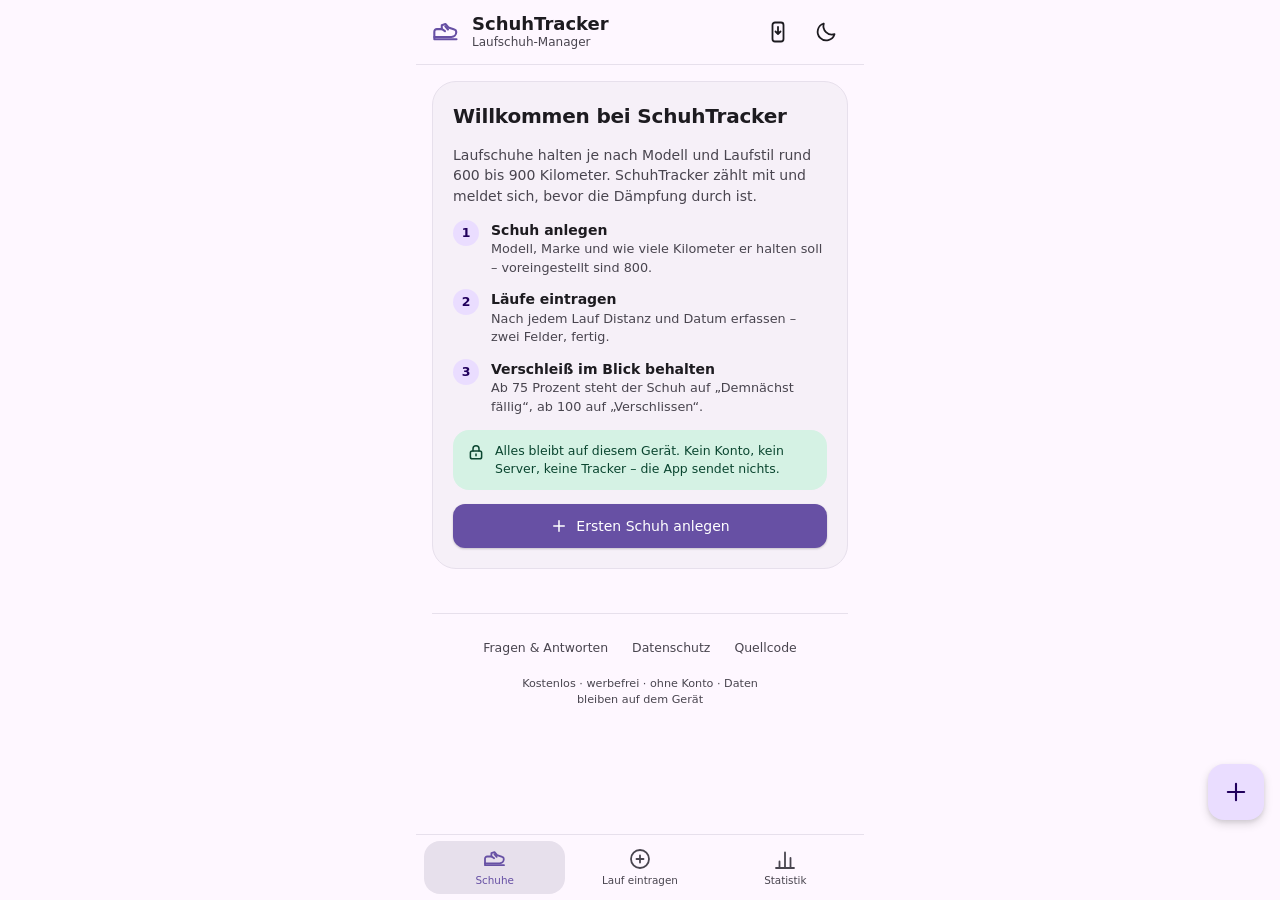
<file: index.html>
<!DOCTYPE html>
<html lang="de">
<head>
<meta charset="utf-8">
<meta name="viewport" content="width=device-width, initial-scale=1, viewport-fit=cover">

<!-- Strikte CSP: keine externen Quellen, kein inline-Script, kein eval.
     frame-ancestors/X-Frame-Options gehören in HTTP-Header (siehe _headers). -->
<meta http-equiv="Content-Security-Policy" content="default-src 'none'; script-src 'self'; style-src 'self'; img-src 'self' data:; font-src 'self'; connect-src 'self'; manifest-src 'self'; worker-src 'self'; base-uri 'none'; form-action 'none'">
<meta name="referrer" content="no-referrer">

<title>SchuhTracker – Laufschuh-Kilometerzähler &amp; Verschleiß-Tracker</title>
<meta name="description" content="SchuhTracker zählt die Kilometer deiner Laufschuhe, warnt vor Verschleiß und funktioniert offline. Installierbare PWA, alle Daten bleiben auf deinem Gerät – ohne Konto, ohne Tracking.">
<meta name="robots" content="index, follow, max-image-preview:large">
<meta name="author" content="RunTrek">
<link rel="canonical" href="https://manuel-steinberg.github.io/RunTrek/">
<link rel="privacy-policy" href="./datenschutz.html">
<link rel="help" href="./faq.html">

<meta property="og:type" content="website">
<meta property="og:locale" content="de_DE">
<meta property="og:site_name" content="SchuhTracker">
<meta property="og:title" content="SchuhTracker – Laufschuh-Kilometerzähler">
<meta property="og:description" content="Kilometer deiner Laufschuhe tracken, Verschleiß im Blick behalten – offline, ohne Konto, ohne Tracking.">
<meta property="og:url" content="https://manuel-steinberg.github.io/RunTrek/">
<meta property="og:image" content="https://manuel-steinberg.github.io/RunTrek/assets/og/og-image.png">
<meta property="og:image:type" content="image/png">
<meta property="og:image:width" content="1200">
<meta property="og:image:height" content="630">
<meta property="og:image:alt" content="SchuhTracker: zwei Laufschuh-Karten mit Kilometerstand und Verschleißbalken, daneben die Gesamtkilometer.">
<meta name="twitter:card" content="summary_large_image">
<meta name="twitter:title" content="SchuhTracker – Laufschuh-Kilometerzähler">
<meta name="twitter:description" content="Kilometer deiner Laufschuhe tracken, Verschleiß im Blick behalten – offline, ohne Konto, ohne Tracking.">
<meta name="twitter:image" content="https://manuel-steinberg.github.io/RunTrek/assets/og/og-image.png">
<meta name="twitter:image:alt" content="SchuhTracker: zwei Laufschuh-Karten mit Kilometerstand und Verschleißbalken, daneben die Gesamtkilometer.">

<meta name="theme-color" content="#fef7ff" media="(prefers-color-scheme: light)">
<meta name="theme-color" content="#141218" media="(prefers-color-scheme: dark)">
<meta name="color-scheme" content="light dark">
<meta name="mobile-web-app-capable" content="yes">
<meta name="apple-mobile-web-app-capable" content="yes">
<meta name="apple-mobile-web-app-title" content="SchuhTracker">
<meta name="apple-mobile-web-app-status-bar-style" content="black-translucent">

<link rel="manifest" href="./manifest.webmanifest">
<link rel="icon" href="./assets/icons/icon.svg" type="image/svg+xml">
<link rel="apple-touch-icon" href="./assets/icons/apple-touch-icon.png">
<link rel="stylesheet" href="./assets/css/app.css">
<!-- Blockierend und winzig: setzt das Theme vor dem ersten Frame und fängt
     beforeinstallprompt ab, bevor ein defer-Script laufen könnte. -->
<script src="./assets/js/boot.js"></script>
<script src="./assets/js/app.js" defer></script>

<script type="application/ld+json">
{
  "@context": "https://schema.org",
  "@type": "WebApplication",
  "name": "SchuhTracker",
  "alternateName": "Laufschuh-Kilometerzähler",
  "description": "Progressive Web App zum Tracken der Laufleistung von Laufschuhen. Funktioniert offline, speichert alle Daten ausschließlich lokal auf dem Gerät.",
  "applicationCategory": "HealthApplication",
  "applicationSubCategory": "Running",
  "operatingSystem": "Android, iOS, Windows, macOS, Linux",
  "browserRequirements": "Benötigt JavaScript",
  "inLanguage": "de",
  "isAccessibleForFree": true,
  "offers": { "@type": "Offer", "price": "0", "priceCurrency": "EUR" },
  "featureList": [
    "Kilometerstand pro Laufschuh",
    "Verschleißwarnung ab 75 Prozent",
    "Läufe mit Datum und Notizen erfassen",
    "Statistik und Verschleiß-Übersicht",
    "CSV-Export und JSON-Backup",
    "Offline nutzbar, installierbar als App",
    "Keine Konten, keine Cloud, keine Tracker"
  ]
}
</script>

</head>
<body>

<!-- Icon-Sprite: ersetzt die Material-Symbols-Webfont (kein Google-Request). -->
<svg class="visually-hidden" aria-hidden="true" focusable="false" xmlns="http://www.w3.org/2000/svg">
  <symbol id="i-shoe" viewBox="0 0 24 24">
    <path d="M2 16.3h14.6a4.2 4.2 0 0 0 4.2-4.2c0-1-.6-1.9-1.6-2.2l-5.1-1.8-2.6-3-3.1 1.1v3.3H4.2A2.2 2.2 0 0 0 2 11.7z"/>
    <path d="M2 16.3v1.9h19"/>
    <path d="m8.6 9.5 2.5 1.7M11.4 7.2l2.3 2.6"/>
  </symbol>
  <symbol id="i-sun" viewBox="0 0 24 24">
    <circle cx="12" cy="12" r="4"/>
    <path d="M12 2.5v2M12 19.5v2M4.6 4.6l1.4 1.4M18 18l1.4 1.4M2.5 12h2M19.5 12h2M4.6 19.4 6 18M18 6l1.4-1.4"/>
  </symbol>
  <symbol id="i-moon" viewBox="0 0 24 24">
    <path d="M20.5 14.2A8.6 8.6 0 0 1 9.8 3.5a8.6 8.6 0 1 0 10.7 10.7z"/>
  </symbol>
  <symbol id="i-plus" viewBox="0 0 24 24"><path d="M12 5v14M5 12h14"/></symbol>
  <symbol id="i-plus-circle" viewBox="0 0 24 24">
    <circle cx="12" cy="12" r="9"/><path d="M12 8.5v7M8.5 12h7"/>
  </symbol>
  <symbol id="i-chart" viewBox="0 0 24 24">
    <path d="M3 21h18"/><path d="M6.5 21v-6.5M12 21V5.5M17.5 21v-10"/>
  </symbol>
  <symbol id="i-download" viewBox="0 0 24 24">
    <path d="M12 3.5v11M7.5 10.5 12 15l4.5-4.5"/><path d="M4 18v1.5A1.5 1.5 0 0 0 5.5 21h13a1.5 1.5 0 0 0 1.5-1.5V18"/>
  </symbol>
  <symbol id="i-upload" viewBox="0 0 24 24">
    <path d="M12 15V3.5M7.5 8 12 3.5 16.5 8"/><path d="M4 18v1.5A1.5 1.5 0 0 0 5.5 21h13a1.5 1.5 0 0 0 1.5-1.5V18"/>
  </symbol>
  <symbol id="i-close" viewBox="0 0 24 24"><path d="m6 6 12 12M18 6 6 18"/></symbol>
  <symbol id="i-archive" viewBox="0 0 24 24">
    <rect x="3" y="4.5" width="18" height="4" rx="1"/><path d="M5 8.5v10a1 1 0 0 0 1 1h12a1 1 0 0 0 1-1v-10"/><path d="M10 13h4"/>
  </symbol>
  <symbol id="i-unarchive" viewBox="0 0 24 24">
    <rect x="3" y="4.5" width="18" height="4" rx="1"/><path d="M5 8.5v10a1 1 0 0 0 1 1h12a1 1 0 0 0 1-1v-10"/><path d="M12 17v-5M9.6 14.4 12 12l2.4 2.4"/>
  </symbol>
  <symbol id="i-trash" viewBox="0 0 24 24">
    <path d="M4 6.5h16M9.5 6.5v-2h5v2"/><path d="m6.5 6.5 1 13h9l1-13"/><path d="M10.5 10v6M13.5 10v6"/>
  </symbol>
  <symbol id="i-drag" viewBox="0 0 24 24" class="icon--solid">
    <circle cx="9" cy="6" r="1.5"/><circle cx="15" cy="6" r="1.5"/>
    <circle cx="9" cy="12" r="1.5"/><circle cx="15" cy="12" r="1.5"/>
    <circle cx="9" cy="18" r="1.5"/><circle cx="15" cy="18" r="1.5"/>
  </symbol>
  <symbol id="i-lock" viewBox="0 0 24 24">
    <rect x="4.5" y="10.5" width="15" height="10.5" rx="2.5"/>
    <path d="M8 10.5V7.8a4 4 0 0 1 8 0v2.7"/><path d="M12 14.5v2.5"/>
  </symbol>
  <symbol id="i-install" viewBox="0 0 24 24">
    <rect x="6.5" y="2.5" width="11" height="19" rx="2.5"/><path d="M12 7v7M9.5 11.5 12 14l2.5-2.5"/>
  </symbol>
</svg>

<header class="app-bar">
  <div class="app-bar__brand">
    <svg class="icon icon--lg" aria-hidden="true"><use href="#i-shoe"/></svg>
    <div>
      <h1 class="app-bar__title">SchuhTracker</h1>
      <p class="app-bar__subtitle">Laufschuh-Manager</p>
    </div>
  </div>
  <div class="app-bar__actions">
    <button type="button" id="install-btn" class="icon-btn" hidden aria-label="App installieren" title="App installieren">
      <svg class="icon" aria-hidden="true"><use href="#i-install"/></svg>
    </button>
    <button type="button" id="theme-btn" class="icon-btn" aria-label="Dunkles Design umschalten" aria-pressed="false">
      <svg class="icon" aria-hidden="true"><use href="#i-moon" id="theme-icon"/></svg>
    </button>
  </div>
</header>

<noscript>
  <p class="noscript">SchuhTracker benötigt JavaScript. Die App läuft vollständig in deinem Browser – es werden keine Daten an einen Server gesendet.</p>
</noscript>

<main class="main">

  <!-- Schuhe -->
  <section id="panel-shoes" class="panel" role="tabpanel" aria-labelledby="tab-shoes" tabindex="-1">
    <!-- Erstkontakt. Steht bewusst im HTML statt im JS: So sieht ein Besucher
         (und ein Crawler) sofort, was die App tut, ohne auf app.js zu warten.
         boot.js blendet den Block vor dem ersten Frame aus, wenn er erledigt ist. -->
    <section class="onboarding" id="onboarding" aria-labelledby="onboarding-title">
      <h2 class="onboarding__title" id="onboarding-title">Willkommen bei SchuhTracker</h2>
      <p class="onboarding__lead">
        Laufschuhe halten je nach Modell und Laufstil rund 600 bis 900&nbsp;Kilometer.
        SchuhTracker zählt mit und meldet sich, bevor die Dämpfung durch ist.
      </p>

      <ol class="steps">
        <li class="step">
          <span class="step__num" aria-hidden="true">1</span>
          <span class="step__body">
            <b class="step__title">Schuh anlegen</b>
            <span class="step__text">Modell, Marke und wie viele Kilometer er halten soll – voreingestellt sind 800.</span>
          </span>
        </li>
        <li class="step">
          <span class="step__num" aria-hidden="true">2</span>
          <span class="step__body">
            <b class="step__title">Läufe eintragen</b>
            <span class="step__text">Nach jedem Lauf Distanz und Datum erfassen – zwei Felder, fertig.</span>
          </span>
        </li>
        <li class="step">
          <span class="step__num" aria-hidden="true">3</span>
          <span class="step__body">
            <b class="step__title">Verschleiß im Blick behalten</b>
            <span class="step__text">Ab 75&nbsp;Prozent steht der Schuh auf „Demnächst fällig“, ab 100 auf „Verschlissen“.</span>
          </span>
        </li>
      </ol>

      <p class="onboarding__privacy">
        <svg class="icon icon--sm" aria-hidden="true"><use href="#i-lock"/></svg>
        <span>Alles bleibt auf diesem Gerät. Kein Konto, kein Server, keine Tracker – die App sendet nichts.</span>
      </p>

      <button type="button" class="btn btn--filled btn--block" id="onboarding-start">
        <svg class="icon icon--sm" aria-hidden="true"><use href="#i-plus"/></svg>
        Ersten Schuh anlegen
      </button>
    </section>

    <div class="panel__head" id="shoes-head">
      <h2 class="panel__title">Meine Schuhe</h2>
      <div class="chips" role="group" aria-label="Schuhe filtern" id="shoes-filter">
        <button type="button" class="chip" id="filter-active" data-filter="active" aria-pressed="true">Aktiv</button>
        <button type="button" class="chip" id="filter-archived" data-filter="archived" aria-pressed="false">Archiv</button>
      </div>
    </div>

    <p class="hint" id="reorder-hint">
      Zum Sortieren den Griff gedrückt halten und ziehen – oder mit der Tastatur fokussieren und Pfeil&nbsp;hoch/runter drücken.
    </p>

    <ul class="shoe-list" id="shoes-list" aria-describedby="reorder-hint"></ul>

    <div class="empty" id="shoes-empty" hidden>
      <div class="empty__icon">
        <svg class="icon icon--lg" aria-hidden="true"><use href="#i-shoe"/></svg>
      </div>
      <h3 class="empty__title" id="empty-title">Keine Schuhe vorhanden</h3>
      <p class="empty__text" id="empty-text">Füge deinen ersten Laufschuh hinzu, um Kilometer und Verschleiß zu tracken.</p>
      <button type="button" class="btn btn--tonal" id="empty-action">
        <svg class="icon icon--sm" aria-hidden="true"><use href="#i-plus"/></svg>
        Schuh hinzufügen
      </button>
    </div>
  </section>

  <!-- Lauf eintragen -->
  <section id="panel-log" class="panel" role="tabpanel" aria-labelledby="tab-log" tabindex="-1" hidden>
    <h2 class="panel__title">Lauf eintragen</h2>

    <!-- Ohne aktiven Schuh ist das Formular eine Sackgasse: statt eines
         deaktivierten Auswahlfelds zeigt die App den nächsten Schritt. -->
    <div class="notice" id="log-no-shoes" hidden>
      <p class="notice__text">
        Du hast noch keinen aktiven Laufschuh. Lege zuerst einen an –
        danach kannst du hier deine Läufe eintragen.
      </p>
      <button type="button" class="btn btn--tonal" id="log-add-shoe">
        <svg class="icon icon--sm" aria-hidden="true"><use href="#i-plus"/></svg>
        Schuh anlegen
      </button>
    </div>

    <form class="form card" id="run-form" novalidate>
      <div class="field">
        <label class="field__label" for="run-shoe-id">Laufschuh auswählen</label>
        <select class="input" id="run-shoe-id" name="shoeId" required></select>
      </div>

      <div class="field">
        <label class="field__label" for="run-distance">Distanz (km)</label>
        <div class="input-affix">
          <input class="input" type="number" id="run-distance" name="distance" inputmode="decimal"
                 step="0.1" min="0.1" max="999" placeholder="z.B. 10,5" required>
          <span class="input-affix__unit" aria-hidden="true">km</span>
        </div>
      </div>

      <div class="field">
        <label class="field__label" for="run-date">Datum</label>
        <input class="input" type="date" id="run-date" name="date" required>
      </div>

      <div class="field">
        <label class="field__label" for="run-notes">Notizen / Strecke (optional)</label>
        <textarea class="input" id="run-notes" name="notes" rows="2" maxlength="280"
                  placeholder="z.B. lockerer Dauerlauf im Park"></textarea>
      </div>

      <button type="submit" class="btn btn--filled btn--block">
        <svg class="icon icon--sm" aria-hidden="true"><use href="#i-plus"/></svg>
        Lauf speichern
      </button>
    </form>

    <section>
      <h3 class="section-title">Letzte Läufe</h3>
      <ul class="run-list" id="recent-runs-list"></ul>
    </section>
  </section>

  <!-- Statistik -->
  <section id="panel-stats" class="panel" role="tabpanel" aria-labelledby="tab-stats" tabindex="-1" hidden>
    <h2 class="panel__title">Statistik</h2>

    <div class="stat-grid">
      <div class="stat">
        <p class="stat__label" id="lbl-total-km">Gesamtkilometer</p>
        <p class="stat__value stat__value--accent" id="stat-total-km" aria-labelledby="lbl-total-km">0 km</p>
      </div>
      <div class="stat">
        <p class="stat__label" id="lbl-active-shoes">Aktive Schuhe</p>
        <p class="stat__value" id="stat-active-shoes" aria-labelledby="lbl-active-shoes">0</p>
      </div>
      <div class="stat">
        <p class="stat__label" id="lbl-total-runs">Gesamte Läufe</p>
        <p class="stat__value" id="stat-total-runs" aria-labelledby="lbl-total-runs">0</p>
      </div>
      <div class="stat">
        <p class="stat__label" id="lbl-avg">Ø Laufdistanz</p>
        <p class="stat__value" id="stat-avg-distance" aria-labelledby="lbl-avg">0 km</p>
      </div>
    </div>

    <section class="card">
      <h3 class="section-title">Verschleiß-Übersicht</h3>
      <div class="wear-list" id="wear-distribution"></div>
    </section>

    <section class="card">
      <h3 class="section-title">Daten &amp; Backup</h3>
      <p class="hint">
        Alle Daten liegen ausschließlich in diesem Browser. Es gibt keinen Server und keine Cloud –
        darum ist ein regelmäßiges Backup die einzige Absicherung gegen Datenverlust.
      </p>
      <div class="row">
        <button type="button" class="btn btn--tonal" id="export-json-btn">
          <svg class="icon icon--sm" aria-hidden="true"><use href="#i-download"/></svg>
          Backup
        </button>
        <button type="button" class="btn btn--outline" id="import-json-btn">
          <svg class="icon icon--sm" aria-hidden="true"><use href="#i-upload"/></svg>
          Wiederherstellen
        </button>
      </div>
      <button type="button" class="btn btn--outline btn--block btn--small" id="export-csv-btn">
        <svg class="icon icon--sm" aria-hidden="true"><use href="#i-download"/></svg>
        Als CSV exportieren (Excel)
      </button>
      <input type="file" id="import-file" accept="application/json,.json" class="visually-hidden" tabindex="-1" aria-hidden="true">

      <hr class="rule">
      <p class="hint">
        Löscht Schuhe, Läufe und die Design-Einstellung endgültig aus diesem Browser –
        etwa bevor du das Gerät weitergibst. Ein zuvor exportiertes Backup bleibt erhalten.
      </p>
      <button type="button" class="btn btn--danger btn--block btn--small" id="delete-all-btn">
        <svg class="icon icon--sm" aria-hidden="true"><use href="#i-trash"/></svg>
        Alle Daten von diesem Gerät löschen
      </button>
    </section>
  </section>

  <footer class="site-foot">
    <nav class="site-foot__nav" aria-label="Weitere Informationen">
      <a href="./faq.html">Fragen &amp; Antworten</a>
      <a href="./datenschutz.html">Datenschutz</a>
      <a href="https://github.com/Manuel-Steinberg/RunTrek" rel="noopener">Quellcode</a>
    </nav>
    <p class="site-foot__meta">Kostenlos · werbefrei · ohne Konto · Daten bleiben auf dem Gerät</p>
  </footer>

</main>

<button type="button" class="fab" id="add-shoe-btn" aria-label="Schuh hinzufügen" title="Schuh hinzufügen">
  <svg class="icon icon--lg" aria-hidden="true"><use href="#i-plus"/></svg>
</button>

<nav class="bottom-nav" role="tablist" aria-label="Hauptbereiche">
  <button type="button" class="nav-tab" role="tab" id="tab-shoes" data-tab="shoes"
          aria-controls="panel-shoes" aria-selected="true">
    <svg class="icon" aria-hidden="true"><use href="#i-shoe"/></svg>
    Schuhe
  </button>
  <button type="button" class="nav-tab" role="tab" id="tab-log" data-tab="log"
          aria-controls="panel-log" aria-selected="false" tabindex="-1">
    <svg class="icon" aria-hidden="true"><use href="#i-plus-circle"/></svg>
    Lauf eintragen
  </button>
  <button type="button" class="nav-tab" role="tab" id="tab-stats" data-tab="stats"
          aria-controls="panel-stats" aria-selected="false" tabindex="-1">
    <svg class="icon" aria-hidden="true"><use href="#i-chart"/></svg>
    Statistik
  </button>
</nav>

<!-- Schuh anlegen -->
<dialog class="dialog" id="dialog-add-shoe" aria-labelledby="add-shoe-title">
  <div class="dialog__inner">
    <div class="dialog__head">
      <h2 class="dialog__title" id="add-shoe-title">Neuen Laufschuh hinzufügen</h2>
      <button type="button" class="icon-btn" data-close-dialog aria-label="Dialog schließen">
        <svg class="icon" aria-hidden="true"><use href="#i-close"/></svg>
      </button>
    </div>

    <form class="form" id="shoe-form" novalidate>
      <div class="field">
        <label class="field__label" for="shoe-name">Modellname</label>
        <input class="input" type="text" id="shoe-name" name="name" maxlength="60"
               placeholder="z.B. Nike Pegasus 40" autocomplete="off" required>
      </div>

      <div class="field">
        <label class="field__label" for="shoe-brand">Marke / Hersteller</label>
        <input class="input" type="text" id="shoe-brand" name="brand" maxlength="40"
               placeholder="z.B. Nike, Adidas, Brooks" autocomplete="off" required>
      </div>

      <div class="field__row">
        <div class="field">
          <label class="field__label" for="shoe-max-km">Max. Kilometer</label>
          <input class="input" type="number" id="shoe-max-km" name="maxKm" inputmode="numeric"
                 value="800" min="50" max="5000" step="10" required>
        </div>
        <div class="field">
          <label class="field__label" for="shoe-initial-km">Bereits gelaufen</label>
          <input class="input" type="number" id="shoe-initial-km" name="initialKm" inputmode="decimal"
                 value="0" min="0" max="5000" step="0.1" required>
        </div>
      </div>

      <div class="field">
        <label class="field__label" for="shoe-purchase-date">Kaufdatum</label>
        <input class="input" type="date" id="shoe-purchase-date" name="purchaseDate" required>
      </div>

      <div class="field">
        <label class="field__label" for="shoe-icon">Schuh-Icon / Emoji</label>
        <div class="emoji-field">
          <input class="input" type="text" id="shoe-icon" name="icon" value="👟" maxlength="4"
                 autocomplete="off" aria-describedby="shoe-icon-hint">
          <span class="hint" id="shoe-icon-hint">Wähle ein Emoji für deinen Schuh, z.B. 👟, 🏃, ⚡</span>
        </div>
      </div>

      <button type="submit" class="btn btn--filled btn--block">Schuh speichern</button>
    </form>
  </div>
</dialog>

<!-- Schuh-Detail -->
<dialog class="dialog" id="dialog-shoe-detail" aria-labelledby="detail-name">
  <div class="dialog__inner">
    <div class="dialog__head">
      <div class="detail-head">
        <span class="detail-head__emoji" id="detail-icon" aria-hidden="true">👟</span>
        <div>
          <h2 class="dialog__title" id="detail-name">Schuh</h2>
          <p class="detail-head__brand" id="detail-brand">Marke</p>
        </div>
      </div>
      <button type="button" class="icon-btn" data-close-dialog aria-label="Dialog schließen">
        <svg class="icon" aria-hidden="true"><use href="#i-close"/></svg>
      </button>
    </div>

    <div class="card">
      <div class="meter" id="detail-meter">
        <div class="meter__labels">
          <span>Kilometerstand</span>
          <b id="detail-km-text">0 / 0 km</b>
        </div>
        <div class="meter__track">
          <div class="meter__bar" id="detail-progress-bar"></div>
        </div>
      </div>
    </div>

    <div class="detail-grid">
      <div class="detail-cell">
        <span class="detail-cell__label">Kaufdatum</span>
        <span class="detail-cell__value" id="detail-purchase-date">–</span>
      </div>
      <div class="detail-cell">
        <span class="detail-cell__label">Verbleibend</span>
        <span class="detail-cell__value" id="detail-remaining-km">–</span>
      </div>
    </div>

    <section>
      <h3 class="section-title">Läufe mit diesem Schuh</h3>
      <ul class="run-list run-scroll" id="detail-runs-list"></ul>
    </section>

    <div class="dialog__actions">
      <button type="button" class="btn btn--outline" id="detail-archive-btn">
        <svg class="icon icon--sm" aria-hidden="true"><use href="#i-archive" id="detail-archive-icon"/></svg>
        <span id="detail-archive-text">Archivieren</span>
      </button>
      <button type="button" class="btn btn--danger btn--shrink" id="detail-delete-btn" aria-label="Schuh löschen">
        <svg class="icon icon--sm" aria-hidden="true"><use href="#i-trash"/></svg>
      </button>
    </div>
  </div>
</dialog>

<!-- Bestätigung -->
<dialog class="dialog" id="dialog-confirm" aria-labelledby="confirm-title">
  <div class="dialog__inner">
    <h2 class="dialog__title" id="confirm-title">Wirklich löschen?</h2>
    <p class="dialog__text" id="confirm-text"></p>
    <div class="dialog__actions">
      <button type="button" class="btn btn--outline" id="confirm-cancel">Abbrechen</button>
      <button type="button" class="btn btn--danger" id="confirm-ok">Löschen</button>
    </div>
  </div>
</dialog>

<!-- Installationshinweis (iOS / Browser ohne Install-Prompt) -->
<dialog class="dialog" id="dialog-install" aria-labelledby="install-title">
  <div class="dialog__inner">
    <div class="dialog__head">
      <h2 class="dialog__title" id="install-title">SchuhTracker installieren</h2>
      <button type="button" class="icon-btn" data-close-dialog aria-label="Dialog schließen">
        <svg class="icon" aria-hidden="true"><use href="#i-close"/></svg>
      </button>
    </div>
    <p class="dialog__text" id="install-text"></p>
    <button type="button" class="btn btn--filled btn--block" data-close-dialog>Verstanden</button>
  </div>
</dialog>

<output class="toast" id="toast" role="status" aria-live="polite"></output>

</body>
</html>
</file>
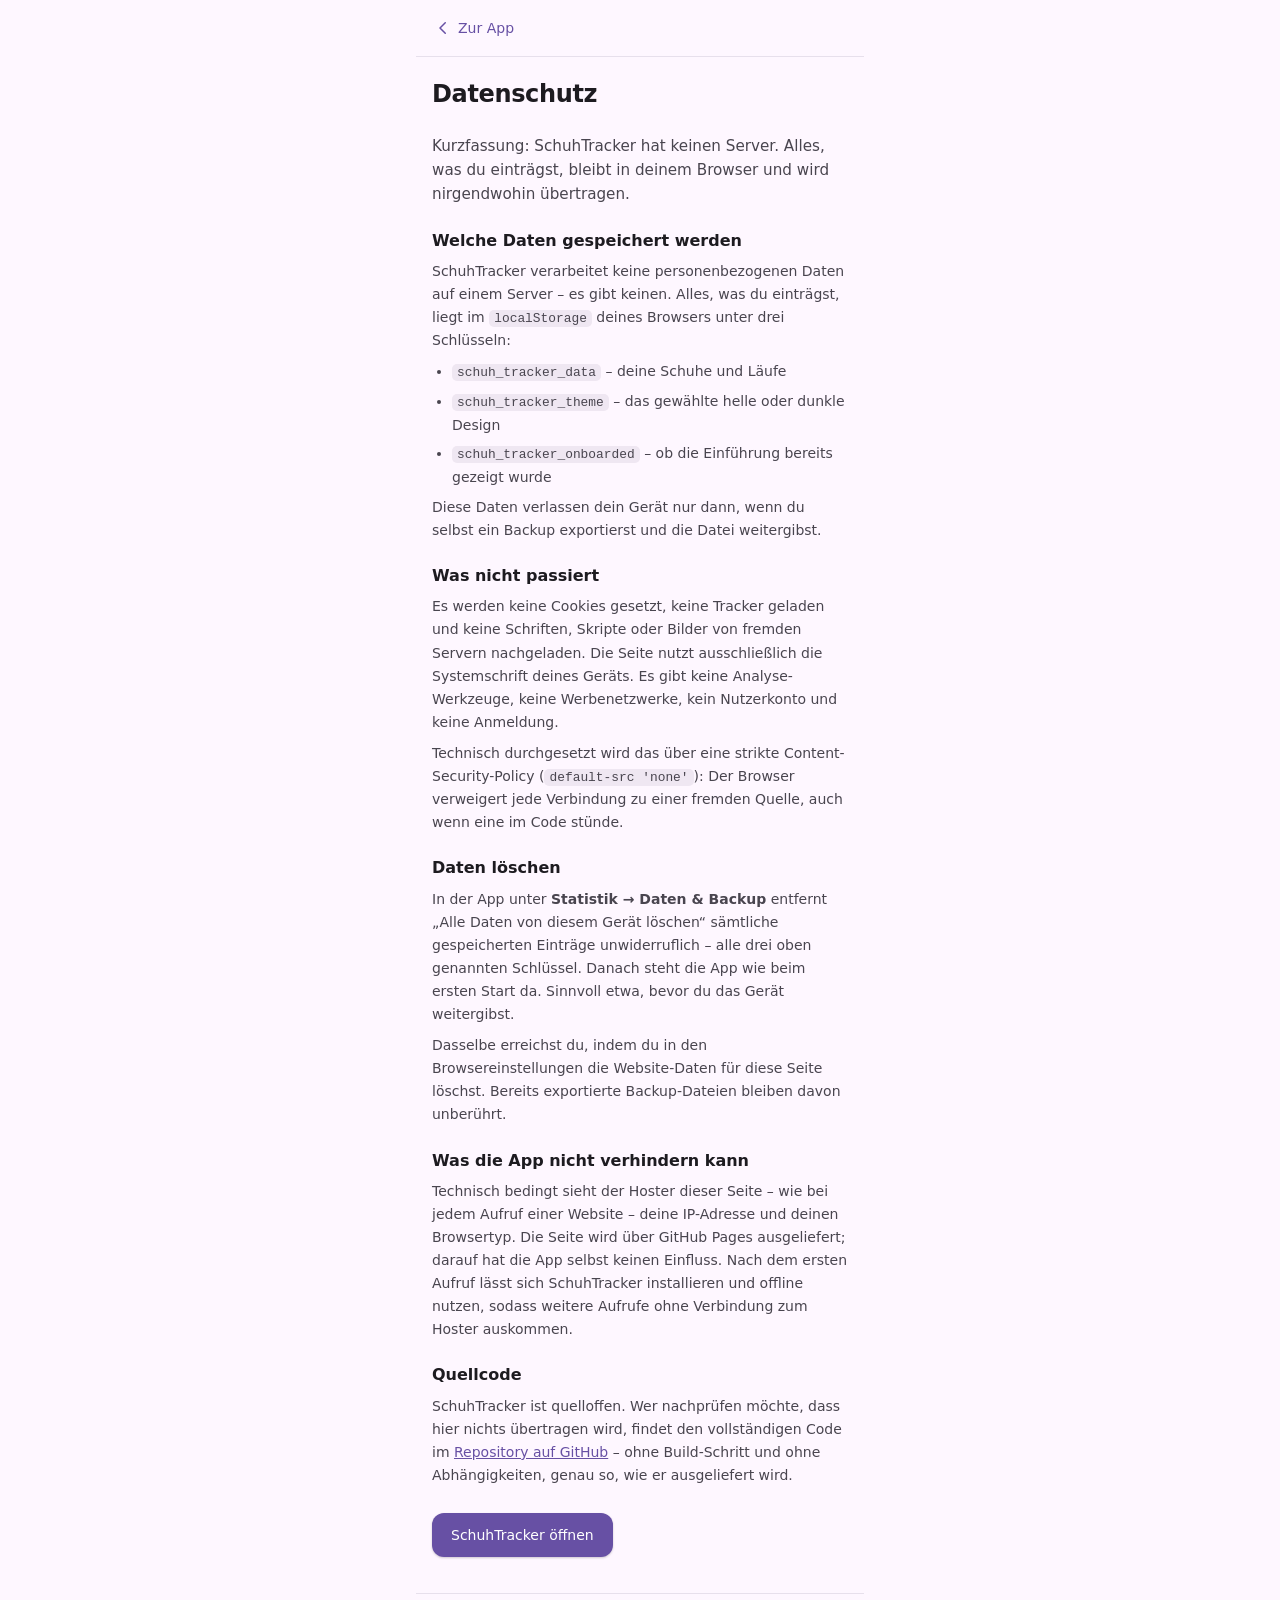
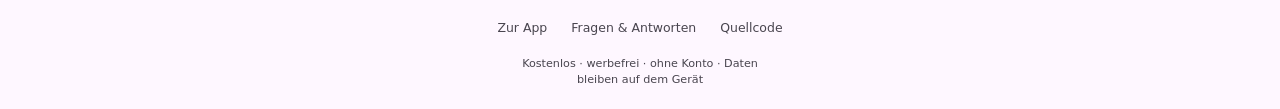
<file: datenschutz.html>
<!DOCTYPE html>
<html lang="de">
<head>
<meta charset="utf-8">
<meta name="viewport" content="width=device-width, initial-scale=1, viewport-fit=cover">

<!-- Gleiche strikte CSP wie die App: keine externen Quellen, kein Inline-Script,
     kein Inline-Style. Die Seite laedt nur app.css und boot.js. -->
<meta http-equiv="Content-Security-Policy" content="default-src 'none'; script-src 'self'; style-src 'self'; img-src 'self' data:; font-src 'self'; connect-src 'self'; base-uri 'none'; form-action 'none'">
<meta name="referrer" content="no-referrer">

<title>Datenschutz – SchuhTracker</title>
<meta name="description" content="SchuhTracker speichert alle Daten ausschließlich lokal im Browser. Kein Server, keine Cookies, keine Tracker. Welche Speicherschlüssel belegt werden und wie du sie löschst.">
<meta name="robots" content="index, follow">
<link rel="canonical" href="https://manuel-steinberg.github.io/RunTrek/datenschutz.html">
<link rel="help" href="./faq.html">

<meta property="og:type" content="article">
<meta property="og:locale" content="de_DE">
<meta property="og:site_name" content="SchuhTracker">
<meta property="og:title" content="Datenschutz – SchuhTracker">
<meta property="og:description" content="Alle Daten bleiben lokal im Browser. Kein Server, keine Cookies, keine Tracker.">
<meta property="og:url" content="https://manuel-steinberg.github.io/RunTrek/datenschutz.html">
<meta property="og:image" content="https://manuel-steinberg.github.io/RunTrek/assets/og/og-image.png">
<meta property="og:image:width" content="1200">
<meta property="og:image:height" content="630">
<meta name="twitter:card" content="summary_large_image">
<meta name="twitter:image" content="https://manuel-steinberg.github.io/RunTrek/assets/og/og-image.png">

<meta name="theme-color" content="#fef7ff" media="(prefers-color-scheme: light)">
<meta name="theme-color" content="#141218" media="(prefers-color-scheme: dark)">
<meta name="color-scheme" content="light dark">

<link rel="icon" href="./assets/icons/icon.svg" type="image/svg+xml">
<link rel="apple-touch-icon" href="./assets/icons/apple-touch-icon.png">
<link rel="stylesheet" href="./assets/css/app.css">
<script src="./assets/js/boot.js"></script>

<script type="application/ld+json">
{
  "@context": "https://schema.org",
  "@type": "BreadcrumbList",
  "itemListElement": [
    { "@type": "ListItem", "position": 1, "name": "SchuhTracker", "item": "https://manuel-steinberg.github.io/RunTrek/" },
    { "@type": "ListItem", "position": 2, "name": "Datenschutz" }
  ]
}
</script>
</head>
<body class="page">

<header class="page__bar">
  <a class="page__back" href="./">
    <svg class="icon icon--sm" aria-hidden="true" viewBox="0 0 24 24" fill="none"
         stroke="currentColor" stroke-width="2" stroke-linecap="round" stroke-linejoin="round">
      <path d="M15 5l-7 7 7 7"/>
    </svg>
    Zur App
  </a>
</header>

<main class="page__main">

  <h1 class="page__title">Datenschutz</h1>
  <p class="page__lead">
    Kurzfassung: SchuhTracker hat keinen Server. Alles, was du einträgst, bleibt in deinem
    Browser und wird nirgendwohin übertragen.
  </p>

  <section class="page__section">
    <h2 class="page__h2">Welche Daten gespeichert werden</h2>
    <p class="page__text">
      SchuhTracker verarbeitet keine personenbezogenen Daten auf einem Server – es gibt keinen.
      Alles, was du einträgst, liegt im <code>localStorage</code> deines Browsers unter drei
      Schlüsseln:
    </p>
    <ul class="page__list">
      <li><code>schuh_tracker_data</code> – deine Schuhe und Läufe</li>
      <li><code>schuh_tracker_theme</code> – das gewählte helle oder dunkle Design</li>
      <li><code>schuh_tracker_onboarded</code> – ob die Einführung bereits gezeigt wurde</li>
    </ul>
    <p class="page__text">
      Diese Daten verlassen dein Gerät nur dann, wenn du selbst ein Backup exportierst und die
      Datei weitergibst.
    </p>
  </section>

  <section class="page__section">
    <h2 class="page__h2">Was nicht passiert</h2>
    <p class="page__text">
      Es werden keine Cookies gesetzt, keine Tracker geladen und keine Schriften, Skripte oder
      Bilder von fremden Servern nachgeladen. Die Seite nutzt ausschließlich die Systemschrift
      deines Geräts. Es gibt keine Analyse-Werkzeuge, keine Werbenetzwerke, kein Nutzerkonto und
      keine Anmeldung.
    </p>
    <p class="page__text">
      Technisch durchgesetzt wird das über eine strikte Content-Security-Policy
      (<code>default-src 'none'</code>): Der Browser verweigert jede Verbindung zu einer fremden
      Quelle, auch wenn eine im Code stünde.
    </p>
  </section>

  <section class="page__section">
    <h2 class="page__h2">Daten löschen</h2>
    <p class="page__text">
      In der App unter <b>Statistik → Daten &amp; Backup</b> entfernt
      „Alle Daten von diesem Gerät löschen“ sämtliche gespeicherten Einträge unwiderruflich –
      alle drei oben genannten Schlüssel. Danach steht die App wie beim ersten Start da.
      Sinnvoll etwa, bevor du das Gerät weitergibst.
    </p>
    <p class="page__text">
      Dasselbe erreichst du, indem du in den Browsereinstellungen die Website-Daten für diese
      Seite löschst. Bereits exportierte Backup-Dateien bleiben davon unberührt.
    </p>
  </section>

  <section class="page__section">
    <h2 class="page__h2">Was die App nicht verhindern kann</h2>
    <p class="page__text">
      Technisch bedingt sieht der Hoster dieser Seite – wie bei jedem Aufruf einer Website –
      deine IP-Adresse und deinen Browsertyp. Die Seite wird über GitHub Pages ausgeliefert;
      darauf hat die App selbst keinen Einfluss. Nach dem ersten Aufruf lässt sich SchuhTracker
      installieren und offline nutzen, sodass weitere Aufrufe ohne Verbindung zum Hoster
      auskommen.
    </p>
  </section>

  <section class="page__section">
    <h2 class="page__h2">Quellcode</h2>
    <p class="page__text">
      SchuhTracker ist quelloffen. Wer nachprüfen möchte, dass hier nichts übertragen wird,
      findet den vollständigen Code im
      <a href="https://github.com/Manuel-Steinberg/RunTrek" rel="noopener">Repository auf GitHub</a>
      – ohne Build-Schritt und ohne Abhängigkeiten, genau so, wie er ausgeliefert wird.
    </p>
  </section>

  <p class="page__cta">
    <a class="btn btn--filled" href="./">SchuhTracker öffnen</a>
  </p>

</main>

<footer class="site-foot">
  <nav class="site-foot__nav" aria-label="Weitere Informationen">
    <a href="./">Zur App</a>
    <a href="./faq.html">Fragen &amp; Antworten</a>
    <a href="https://github.com/Manuel-Steinberg/RunTrek" rel="noopener">Quellcode</a>
  </nav>
  <p class="site-foot__meta">Kostenlos · werbefrei · ohne Konto · Daten bleiben auf dem Gerät</p>
</footer>

</body>
</html>
</file>
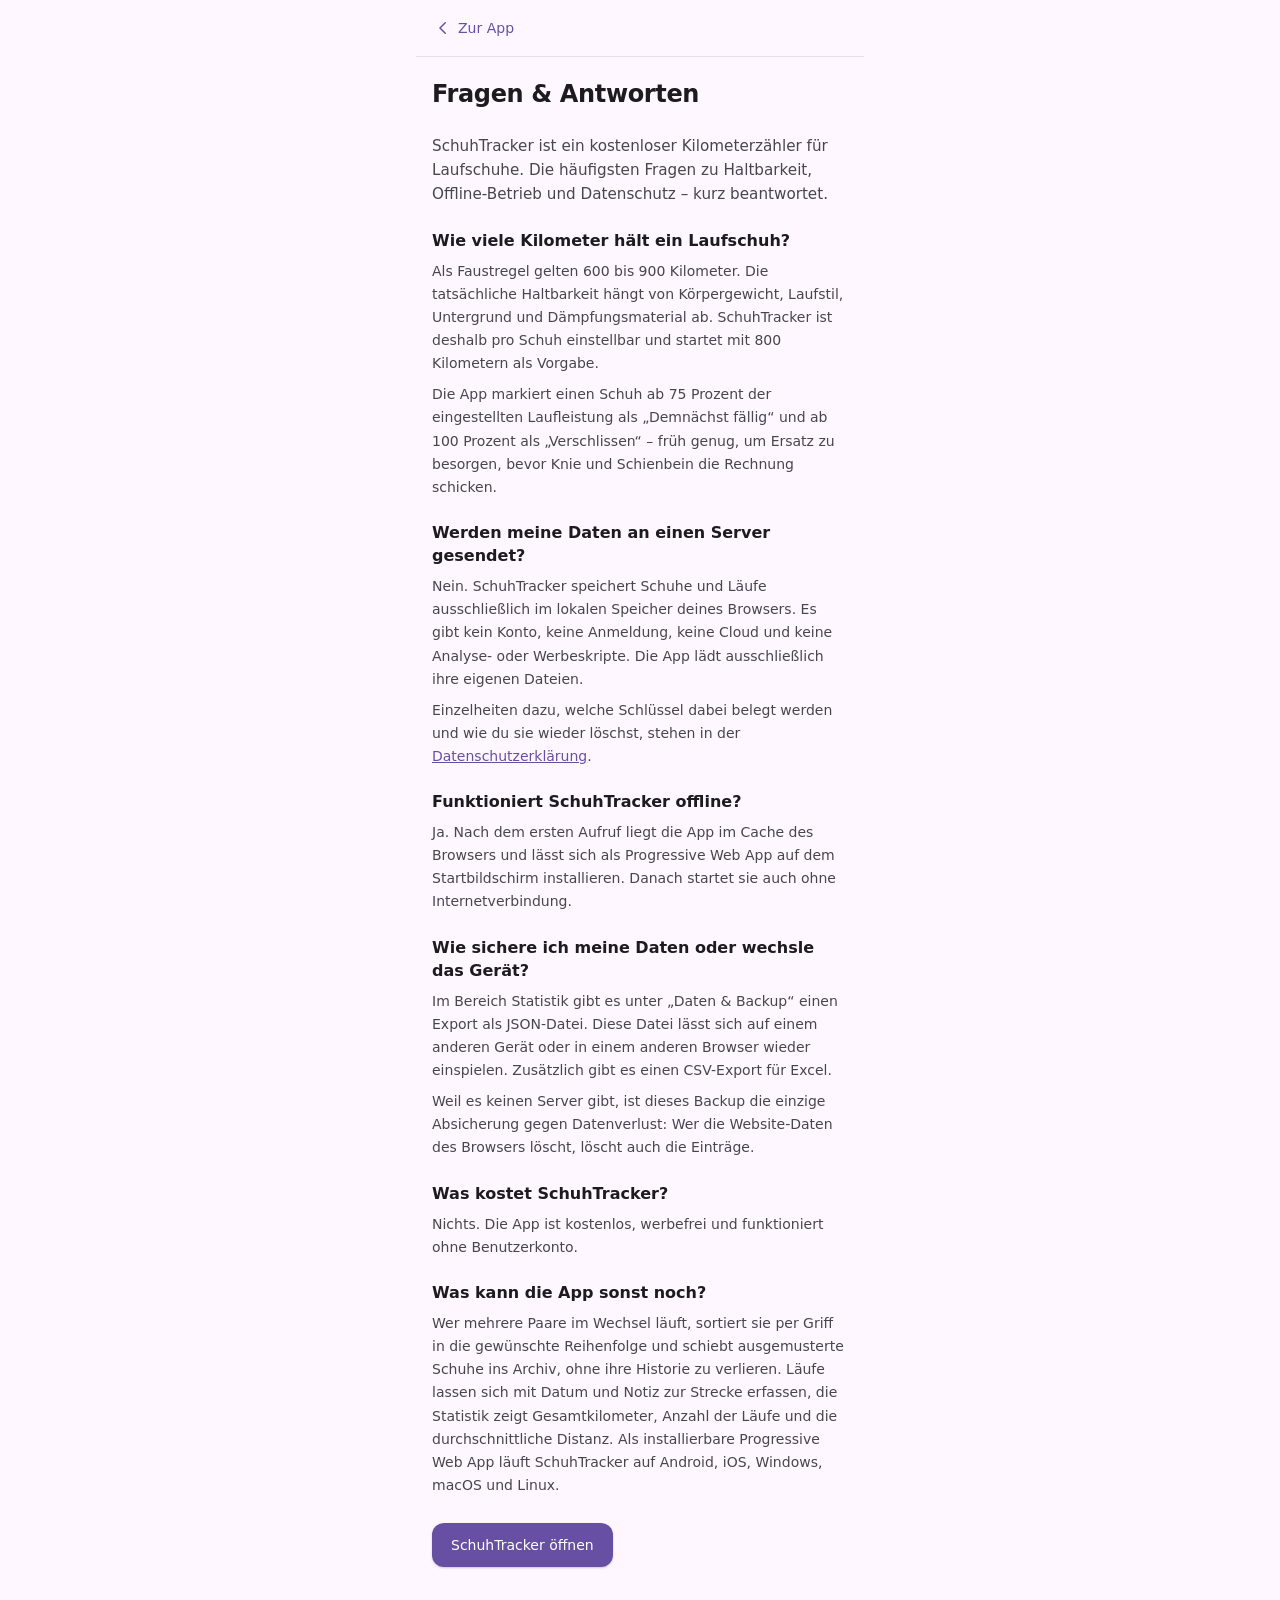
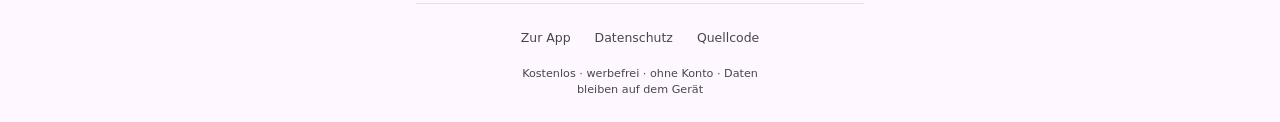
<file: faq.html>
<!DOCTYPE html>
<html lang="de">
<head>
<meta charset="utf-8">
<meta name="viewport" content="width=device-width, initial-scale=1, viewport-fit=cover">

<!-- Gleiche strikte CSP wie die App: keine externen Quellen, kein Inline-Script,
     kein Inline-Style. Die Seite laedt nur app.css und boot.js. -->
<meta http-equiv="Content-Security-Policy" content="default-src 'none'; script-src 'self'; style-src 'self'; img-src 'self' data:; font-src 'self'; connect-src 'self'; base-uri 'none'; form-action 'none'">
<meta name="referrer" content="no-referrer">

<title>Fragen &amp; Antworten zu SchuhTracker – Laufschuh-Kilometer</title>
<meta name="description" content="Wie viele Kilometer hält ein Laufschuh? Werden Daten an einen Server gesendet? Funktioniert SchuhTracker offline? Antworten zu Haltbarkeit, Backup und Datenschutz.">
<meta name="robots" content="index, follow, max-image-preview:large">
<link rel="canonical" href="https://manuel-steinberg.github.io/RunTrek/faq.html">
<link rel="privacy-policy" href="./datenschutz.html">

<meta property="og:type" content="article">
<meta property="og:locale" content="de_DE">
<meta property="og:site_name" content="SchuhTracker">
<meta property="og:title" content="Fragen &amp; Antworten zu SchuhTracker">
<meta property="og:description" content="Wie viele Kilometer hält ein Laufschuh? Antworten zu Haltbarkeit, Offline-Nutzung, Backup und Datenschutz.">
<meta property="og:url" content="https://manuel-steinberg.github.io/RunTrek/faq.html">
<meta property="og:image" content="https://manuel-steinberg.github.io/RunTrek/assets/og/og-image.png">
<meta property="og:image:width" content="1200">
<meta property="og:image:height" content="630">
<meta name="twitter:card" content="summary_large_image">
<meta name="twitter:image" content="https://manuel-steinberg.github.io/RunTrek/assets/og/og-image.png">

<meta name="theme-color" content="#fef7ff" media="(prefers-color-scheme: light)">
<meta name="theme-color" content="#141218" media="(prefers-color-scheme: dark)">
<meta name="color-scheme" content="light dark">

<link rel="icon" href="./assets/icons/icon.svg" type="image/svg+xml">
<link rel="apple-touch-icon" href="./assets/icons/apple-touch-icon.png">
<link rel="stylesheet" href="./assets/css/app.css">
<!-- Nur wegen des Themes: die Seite soll hell oder dunkel so erscheinen,
     wie der Nutzer es in der App gewaehlt hat. -->
<script src="./assets/js/boot.js"></script>

<!-- FAQPage: jede Frage steht wortgleich sichtbar im <main> dieser Seite.
     Ohne sichtbare Entsprechung ist das Markup laut Google-Richtlinie ungültig. -->
<script type="application/ld+json">
{
  "@context": "https://schema.org",
  "@type": "FAQPage",
  "inLanguage": "de",
  "url": "https://manuel-steinberg.github.io/RunTrek/faq.html",
  "mainEntity": [
    {
      "@type": "Question",
      "name": "Wie viele Kilometer hält ein Laufschuh?",
      "acceptedAnswer": {
        "@type": "Answer",
        "text": "Als Faustregel gelten 600 bis 900 Kilometer. Die tatsächliche Haltbarkeit hängt von Körpergewicht, Laufstil, Untergrund und Dämpfungsmaterial ab. SchuhTracker ist deshalb pro Schuh einstellbar und startet mit 800 Kilometern als Vorgabe."
      }
    },
    {
      "@type": "Question",
      "name": "Werden meine Daten an einen Server gesendet?",
      "acceptedAnswer": {
        "@type": "Answer",
        "text": "Nein. SchuhTracker speichert Schuhe und Läufe ausschließlich im lokalen Speicher deines Browsers. Es gibt kein Konto, keine Anmeldung, keine Cloud und keine Analyse- oder Werbeskripte. Die App lädt ausschließlich ihre eigenen Dateien."
      }
    },
    {
      "@type": "Question",
      "name": "Funktioniert SchuhTracker offline?",
      "acceptedAnswer": {
        "@type": "Answer",
        "text": "Ja. Nach dem ersten Aufruf liegt die App im Cache des Browsers und lässt sich als Progressive Web App auf dem Startbildschirm installieren. Danach startet sie auch ohne Internetverbindung."
      }
    },
    {
      "@type": "Question",
      "name": "Wie sichere ich meine Daten oder wechsle das Gerät?",
      "acceptedAnswer": {
        "@type": "Answer",
        "text": "Im Bereich Statistik gibt es unter „Daten & Backup“ einen Export als JSON-Datei. Diese Datei lässt sich auf einem anderen Gerät oder in einem anderen Browser wieder einspielen. Zusätzlich gibt es einen CSV-Export für Excel."
      }
    },
    {
      "@type": "Question",
      "name": "Was kostet SchuhTracker?",
      "acceptedAnswer": {
        "@type": "Answer",
        "text": "Nichts. Die App ist kostenlos, werbefrei und funktioniert ohne Benutzerkonto."
      }
    }
  ]
}
</script>
<script type="application/ld+json">
{
  "@context": "https://schema.org",
  "@type": "BreadcrumbList",
  "itemListElement": [
    { "@type": "ListItem", "position": 1, "name": "SchuhTracker", "item": "https://manuel-steinberg.github.io/RunTrek/" },
    { "@type": "ListItem", "position": 2, "name": "Fragen & Antworten" }
  ]
}
</script>
</head>
<body class="page">

<header class="page__bar">
  <a class="page__back" href="./">
    <svg class="icon icon--sm" aria-hidden="true" viewBox="0 0 24 24" fill="none"
         stroke="currentColor" stroke-width="2" stroke-linecap="round" stroke-linejoin="round">
      <path d="M15 5l-7 7 7 7"/>
    </svg>
    Zur App
  </a>
</header>

<main class="page__main">

  <h1 class="page__title">Fragen &amp; Antworten</h1>
  <p class="page__lead">
    SchuhTracker ist ein kostenloser Kilometerzähler für Laufschuhe. Die häufigsten
    Fragen zu Haltbarkeit, Offline-Betrieb und Datenschutz – kurz beantwortet.
  </p>

  <section class="page__section">
    <h2 class="page__h2">Wie viele Kilometer hält ein Laufschuh?</h2>
    <p class="page__text">
      Als Faustregel gelten 600 bis 900 Kilometer. Die tatsächliche Haltbarkeit hängt von
      Körpergewicht, Laufstil, Untergrund und Dämpfungsmaterial ab. SchuhTracker ist deshalb
      pro Schuh einstellbar und startet mit 800 Kilometern als Vorgabe.
    </p>
    <p class="page__text">
      Die App markiert einen Schuh ab 75 Prozent der eingestellten Laufleistung als
      „Demnächst fällig“ und ab 100 Prozent als „Verschlissen“ – früh genug, um Ersatz zu
      besorgen, bevor Knie und Schienbein die Rechnung schicken.
    </p>
  </section>

  <section class="page__section">
    <h2 class="page__h2">Werden meine Daten an einen Server gesendet?</h2>
    <p class="page__text">
      Nein. SchuhTracker speichert Schuhe und Läufe ausschließlich im lokalen Speicher deines
      Browsers. Es gibt kein Konto, keine Anmeldung, keine Cloud und keine Analyse- oder
      Werbeskripte. Die App lädt ausschließlich ihre eigenen Dateien.
    </p>
    <p class="page__text">
      Einzelheiten dazu, welche Schlüssel dabei belegt werden und wie du sie wieder löschst,
      stehen in der <a href="./datenschutz.html">Datenschutzerklärung</a>.
    </p>
  </section>

  <section class="page__section">
    <h2 class="page__h2">Funktioniert SchuhTracker offline?</h2>
    <p class="page__text">
      Ja. Nach dem ersten Aufruf liegt die App im Cache des Browsers und lässt sich als
      Progressive Web App auf dem Startbildschirm installieren. Danach startet sie auch ohne
      Internetverbindung.
    </p>
  </section>

  <section class="page__section">
    <h2 class="page__h2">Wie sichere ich meine Daten oder wechsle das Gerät?</h2>
    <p class="page__text">
      Im Bereich Statistik gibt es unter „Daten &amp; Backup“ einen Export als JSON-Datei.
      Diese Datei lässt sich auf einem anderen Gerät oder in einem anderen Browser wieder
      einspielen. Zusätzlich gibt es einen CSV-Export für Excel.
    </p>
    <p class="page__text">
      Weil es keinen Server gibt, ist dieses Backup die einzige Absicherung gegen
      Datenverlust: Wer die Website-Daten des Browsers löscht, löscht auch die Einträge.
    </p>
  </section>

  <section class="page__section">
    <h2 class="page__h2">Was kostet SchuhTracker?</h2>
    <p class="page__text">
      Nichts. Die App ist kostenlos, werbefrei und funktioniert ohne Benutzerkonto.
    </p>
  </section>

  <section class="page__section">
    <h2 class="page__h2">Was kann die App sonst noch?</h2>
    <p class="page__text">
      Wer mehrere Paare im Wechsel läuft, sortiert sie per Griff in die gewünschte Reihenfolge
      und schiebt ausgemusterte Schuhe ins Archiv, ohne ihre Historie zu verlieren. Läufe
      lassen sich mit Datum und Notiz zur Strecke erfassen, die Statistik zeigt
      Gesamtkilometer, Anzahl der Läufe und die durchschnittliche Distanz. Als installierbare
      Progressive Web App läuft SchuhTracker auf Android, iOS, Windows, macOS und Linux.
    </p>
  </section>

  <p class="page__cta">
    <a class="btn btn--filled" href="./">SchuhTracker öffnen</a>
  </p>

</main>

<footer class="site-foot">
  <nav class="site-foot__nav" aria-label="Weitere Informationen">
    <a href="./">Zur App</a>
    <a href="./datenschutz.html">Datenschutz</a>
    <a href="https://github.com/Manuel-Steinberg/RunTrek" rel="noopener">Quellcode</a>
  </nav>
  <p class="site-foot__meta">Kostenlos · werbefrei · ohne Konto · Daten bleiben auf dem Gerät</p>
</footer>

</body>
</html>
</file>
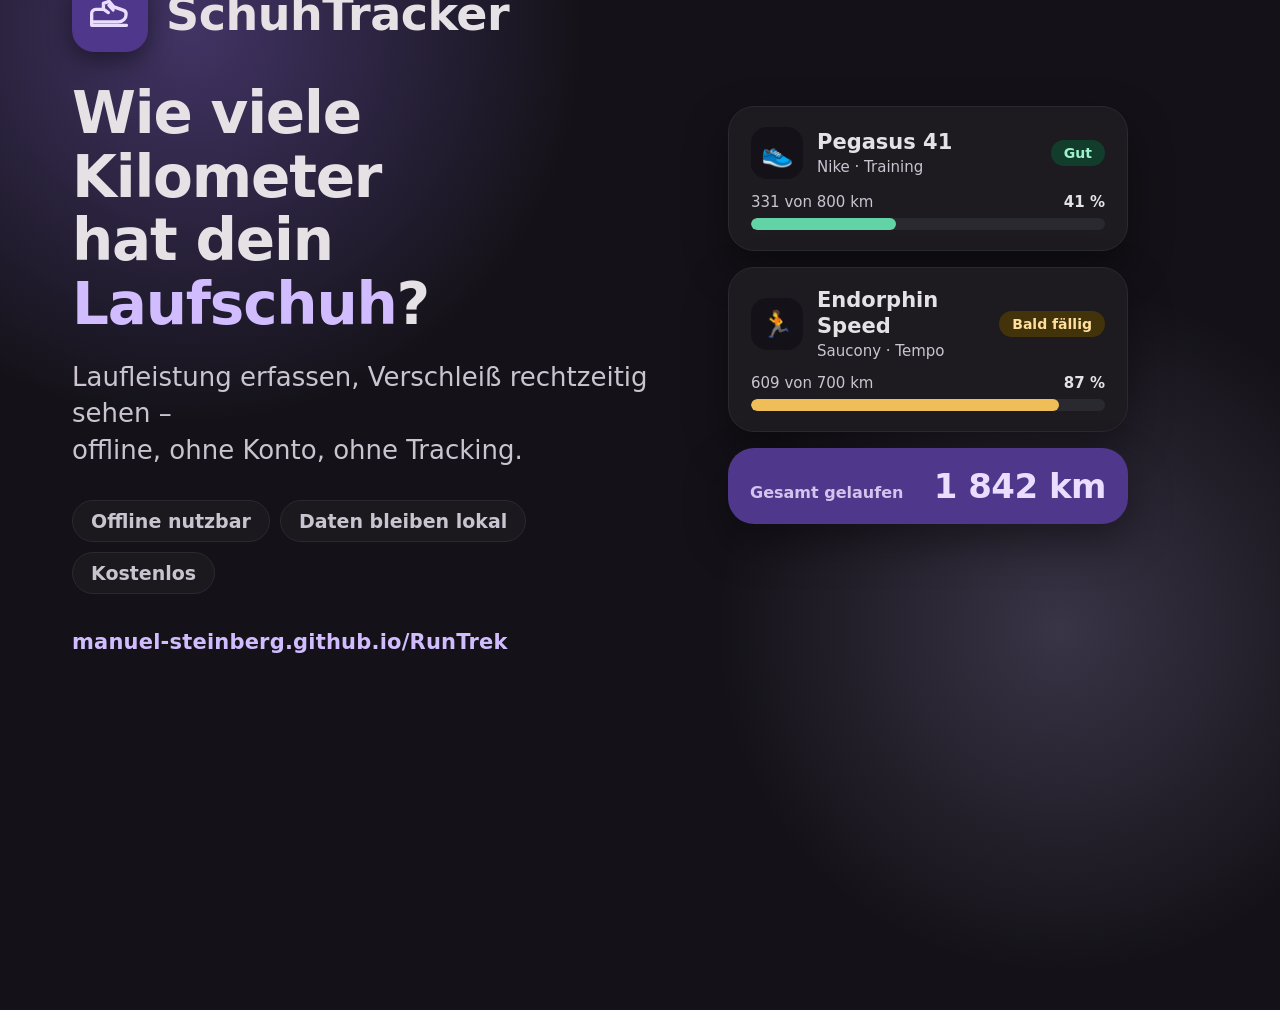
<file: tools/og-image.html>
<!DOCTYPE html>
<html lang="de">
<head>
<meta charset="utf-8">
<meta name="robots" content="noindex, nofollow">
<title>SchuhTracker – Vorlage für das Sharing-Bild (1200×630)</title>
<style>
/* Quelle für assets/og/og-image.png. Rendern:
   chrome --headless --screenshot --window-size=1200,630 tools/og-image.html
   Farben und Radien sind bewusst identisch zu den Dark-Tokens in
   assets/css/app.css – das Bild soll aussehen wie die App, nicht wie ein Logo. */
* { margin: 0; padding: 0; box-sizing: border-box; }

:root {
  --surface: #141218;
  --surface-1: #1d1b20;
  --surface-variant: #2b2930;
  --on-surface: #e6e1e5;
  --on-surface-variant: #cac4d0;
  --primary: #d0bcff;
  --primary-container: #4f378b;
  --on-primary-container: #eaddff;
  --ok: #62d3a4;
  --ok-bg: #123d2c;
  --ok-fg: #9ef2cb;
  --warn: #efbe58;
  --warn-bg: #43330a;
  --warn-fg: #ffdf9e;
  --font: "Segoe UI Variable Display", "Segoe UI", system-ui, -apple-system,
    "Helvetica Neue", Roboto, "Noto Sans", Arial, sans-serif;
}

html, body { width: 1200px; height: 630px; }

body {
  position: relative;
  overflow: hidden;
  display: flex;
  align-items: center;
  gap: 56px;
  padding: 0 72px;
  background: var(--surface);
  color: var(--on-surface);
  font-family: var(--font);
  -webkit-font-smoothing: antialiased;
}

/* Zwei weiche Lichtquellen in Primärfarbe: gibt der Fläche Tiefe,
   ohne dass ein Verlauf über den Texten liegt. */
body::before,
body::after {
  content: "";
  position: absolute;
  border-radius: 50%;
  z-index: 0;
}
body::before {
  width: 900px; height: 900px;
  top: -420px; left: -260px;
  background: radial-gradient(circle, rgba(103, 80, 164, 0.55), transparent 62%);
}
body::after {
  width: 760px; height: 760px;
  right: -240px; bottom: -380px;
  background: radial-gradient(circle, rgba(208, 188, 255, 0.20), transparent 64%);
}

.pane { position: relative; z-index: 1; }
.left { width: 600px; }
.right { width: 400px; }

.brand { display: flex; align-items: center; gap: 18px; margin-bottom: 30px; }
.brand__mark {
  width: 76px; height: 76px;
  display: grid;
  place-items: center;
  border-radius: 22px;
  background: var(--primary-container);
  color: var(--on-primary-container);
  box-shadow: 0 8px 24px rgba(0, 0, 0, 0.45);
}
.brand__mark svg {
  width: 44px; height: 44px;
  fill: none;
  stroke: currentColor;
  stroke-width: 1.8;
  stroke-linecap: round;
  stroke-linejoin: round;
}
.brand__name { font-size: 46px; font-weight: 700; letter-spacing: -0.5px; }

.headline {
  font-size: 58px;
  font-weight: 700;
  line-height: 1.1;
  letter-spacing: -1.2px;
}
.headline em { font-style: normal; color: var(--primary); }

.sub {
  margin-top: 22px;
  font-size: 26px;
  line-height: 1.4;
  color: var(--on-surface-variant);
}

.pills { display: flex; flex-wrap: wrap; gap: 10px; margin-top: 32px; }
.pill {
  padding: 9px 18px;
  border: 1px solid var(--surface-variant);
  border-radius: 999px;
  background: rgba(29, 27, 32, 0.8);
  font-size: 19px;
  font-weight: 600;
  color: var(--on-surface-variant);
}

.url {
  margin-top: 36px;
  font-size: 21px;
  font-weight: 600;
  letter-spacing: 0.2px;
  color: var(--primary);
}

/* Rechte Seite: echte Kartenoptik aus der App statt Dekoration. */
.cards { display: grid; gap: 16px; }
.card {
  display: grid;
  gap: 14px;
  padding: 20px 22px;
  border: 1px solid var(--surface-variant);
  border-radius: 26px;
  background: var(--surface-1);
  box-shadow: 0 18px 44px rgba(0, 0, 0, 0.42);
}
.card__head { display: flex; align-items: center; gap: 14px; }
.card__emoji {
  width: 52px; height: 52px;
  display: grid;
  place-items: center;
  border-radius: 16px;
  background: var(--surface);
  font-size: 26px;
  line-height: 1;
}
.card__text { flex: 1; min-width: 0; }
.card__name { font-size: 21px; font-weight: 700; line-height: 1.2; }
.card__brand { margin-top: 3px; font-size: 15px; color: var(--on-surface-variant); }
.badge {
  padding: 5px 13px;
  border-radius: 999px;
  font-size: 14px;
  font-weight: 600;
  white-space: nowrap;
}
.badge--ok { background: var(--ok-bg); color: var(--ok-fg); }
.badge--warn { background: var(--warn-bg); color: var(--warn-fg); }

.meter { display: grid; gap: 7px; }
.meter__labels {
  display: flex;
  justify-content: space-between;
  font-size: 15px;
  color: var(--on-surface-variant);
}
.meter__labels b { color: var(--on-surface); }
.meter__track {
  height: 12px;
  border-radius: 999px;
  background: var(--surface-variant);
  overflow: hidden;
}
.meter__bar { height: 100%; border-radius: 999px; }
.meter__bar--ok { width: 41%; background: var(--ok); }
.meter__bar--warn { width: 87%; background: var(--warn); }

.total {
  display: flex;
  align-items: baseline;
  justify-content: space-between;
  padding: 18px 22px;
  border-radius: 26px;
  background: var(--primary-container);
  color: var(--on-primary-container);
  box-shadow: 0 18px 44px rgba(0, 0, 0, 0.42);
}
.total__label { font-size: 16px; font-weight: 600; opacity: 0.85; }
.total__value { font-size: 34px; font-weight: 700; letter-spacing: -0.5px; }
</style>
</head>
<body>

<div class="pane left">
  <div class="brand">
    <div class="brand__mark">
      <svg viewBox="0 0 24 24" aria-hidden="true">
        <path d="M2 16.3h14.6a4.2 4.2 0 0 0 4.2-4.2c0-1-.6-1.9-1.6-2.2l-5.1-1.8-2.6-3-3.1 1.1v3.3H4.2A2.2 2.2 0 0 0 2 11.7z"/>
        <path d="M2 16.3v1.9h19"/>
        <path d="m8.6 9.5 2.5 1.7M11.4 7.2l2.3 2.6"/>
      </svg>
    </div>
    <div class="brand__name">SchuhTracker</div>
  </div>

  <h1 class="headline">Wie viele Kilometer<br>hat dein <em>Laufschuh</em>?</h1>

  <p class="sub">Laufleistung erfassen, Verschleiß rechtzeitig sehen –<br>offline, ohne Konto, ohne Tracking.</p>

  <div class="pills">
    <span class="pill">Offline nutzbar</span>
    <span class="pill">Daten bleiben lokal</span>
    <span class="pill">Kostenlos</span>
  </div>

  <div class="url">manuel-steinberg.github.io/RunTrek</div>
</div>

<div class="pane right">
  <div class="cards">
    <div class="card">
      <div class="card__head">
        <div class="card__emoji">👟</div>
        <div class="card__text">
          <div class="card__name">Pegasus 41</div>
          <div class="card__brand">Nike · Training</div>
        </div>
        <span class="badge badge--ok">Gut</span>
      </div>
      <div class="meter">
        <div class="meter__labels"><span>331 von 800 km</span><b>41 %</b></div>
        <div class="meter__track"><div class="meter__bar meter__bar--ok"></div></div>
      </div>
    </div>

    <div class="card">
      <div class="card__head">
        <div class="card__emoji">🏃</div>
        <div class="card__text">
          <div class="card__name">Endorphin Speed</div>
          <div class="card__brand">Saucony · Tempo</div>
        </div>
        <span class="badge badge--warn">Bald fällig</span>
      </div>
      <div class="meter">
        <div class="meter__labels"><span>609 von 700 km</span><b>87 %</b></div>
        <div class="meter__track"><div class="meter__bar meter__bar--warn"></div></div>
      </div>
    </div>

    <div class="total">
      <span class="total__label">Gesamt gelaufen</span>
      <span class="total__value">1 842 km</span>
    </div>
  </div>
</div>

</body>
</html>
</file>
<file: assets/css/app.css>
/* SchuhTracker – Material-3-inspiriertes Design ohne externe Abhängigkeiten.
   Keine Webfonts, keine CDNs: alles lädt lokal und funktioniert offline. */

/* ---------- Design Tokens ---------- */
:root {
  color-scheme: light;

  --surface: #fef7ff;
  --surface-1: #f6f0f8;
  --surface-2: #efe7f2;
  --surface-variant: #e7e0ec;
  --on-surface: #1d1b20;
  --on-surface-variant: #49454f;

  --primary: #6750a4;
  --on-primary: #ffffff;
  --primary-container: #eaddff;
  --on-primary-container: #21005d;

  --outline-variant: #cac4d0;

  --error: #b3261e;
  --error-container: #f9dedc;

  --ok: #1e7a53;
  --ok-bg: #d5f2e4;
  --ok-fg: #0b4630;
  --warn: #9a6400;
  --warn-bg: #fdefcf;
  --warn-fg: #4f3400;
  --worn: #b3261e;
  --worn-bg: #fadad7;
  --worn-fg: #601410;

  --scrim: rgba(28, 25, 33, 0.5);
  --shadow-1: 0 1px 2px rgba(0, 0, 0, 0.12), 0 1px 3px rgba(0, 0, 0, 0.08);
  --shadow-2: 0 4px 10px rgba(0, 0, 0, 0.14), 0 2px 4px rgba(0, 0, 0, 0.08);

  --radius-s: 12px;
  --radius-m: 16px;
  --radius-l: 24px;

  --page: 448px;
  --nav-h: 64px;

  /* Systemschriften: optisch nah an Inter, aber ohne Netzwerk-Request. */
  --font: "Segoe UI Variable Text", "Segoe UI", system-ui, -apple-system,
    "Helvetica Neue", Roboto, "Noto Sans", Arial, sans-serif;
}

/* Dunkles Design. Bewusst zweimal notiert statt via light-dark(): diese
   Variante funktioniert auch in älteren WebViews.
   1) explizite Wahl des Nutzers, 2) Systemeinstellung ohne Gegenwahl. */
:root[data-theme="dark"] {
  color-scheme: dark;

  --surface: #141218;
  --surface-1: #1d1b20;
  --surface-2: #252229;
  --surface-variant: #2b2930;
  --on-surface: #e6e1e5;
  --on-surface-variant: #cac4d0;

  --primary: #d0bcff;
  --on-primary: #381e72;
  --primary-container: #4f378b;
  --on-primary-container: #eaddff;

  --outline-variant: #49454f;

  --error: #f2b8b5;
  --error-container: #8c1d18;

  --ok: #62d3a4;
  --ok-bg: #123d2c;
  --ok-fg: #9ef2cb;
  --warn: #efbe58;
  --warn-bg: #43330a;
  --warn-fg: #ffdf9e;
  --worn: #f2b8b5;
  --worn-bg: #4d1512;
  --worn-fg: #ffdad6;

  --scrim: rgba(0, 0, 0, 0.62);
}

@media (prefers-color-scheme: dark) {
  :root:not([data-theme="light"]) {
    color-scheme: dark;

    --surface: #141218;
    --surface-1: #1d1b20;
    --surface-2: #252229;
    --surface-variant: #2b2930;
    --on-surface: #e6e1e5;
    --on-surface-variant: #cac4d0;

    --primary: #d0bcff;
    --on-primary: #381e72;
    --primary-container: #4f378b;
    --on-primary-container: #eaddff;

    --outline-variant: #49454f;

    --error: #f2b8b5;
    --error-container: #8c1d18;

    --ok: #62d3a4;
    --ok-bg: #123d2c;
    --ok-fg: #9ef2cb;
    --warn: #efbe58;
    --warn-bg: #43330a;
    --warn-fg: #ffdf9e;
    --worn: #f2b8b5;
    --worn-bg: #4d1512;
    --worn-fg: #ffdad6;

    --scrim: rgba(0, 0, 0, 0.62);
  }
}

/* ---------- Reset ---------- */
*,
*::before,
*::after { box-sizing: border-box; }

html { -webkit-text-size-adjust: 100%; }

body {
  margin: 0;
  min-height: 100svh;
  display: flex;
  flex-direction: column;
  font-family: var(--font);
  font-size: 15px;
  line-height: 1.45;
  background: var(--surface);
  color: var(--on-surface);
  -webkit-tap-highlight-color: transparent;
  overscroll-behavior-y: contain;
}

/* Muss !important sein: Komponenten setzen display (grid/flex) und würden
   die UA-Regel für [hidden] sonst aushebeln. */
[hidden] { display: none !important; }

h1, h2, h3, h4, p, figure { margin: 0; }
img, svg { max-width: 100%; }
button, input, select, textarea { font: inherit; color: inherit; }

:where(a) { color: var(--primary); }

:focus-visible {
  outline: 2px solid var(--primary);
  outline-offset: 2px;
  border-radius: 6px;
}

.visually-hidden {
  position: absolute;
  width: 1px; height: 1px;
  margin: -1px; padding: 0;
  overflow: hidden;
  clip-path: inset(50%);
  white-space: nowrap;
}

.icon {
  width: 24px;
  height: 24px;
  flex: none;
  fill: none;
  stroke: currentColor;
  stroke-width: 1.8;
  stroke-linecap: round;
  stroke-linejoin: round;
}
.icon--sm { width: 18px; height: 18px; stroke-width: 2; }
.icon--lg { width: 28px; height: 28px; }
.icon--solid { fill: currentColor; stroke: none; }

/* Erstkontakt: steht im HTML, wird aber für Wiederkehrer noch vor dem ersten
   Frame entfernt (boot.js setzt das Attribut). Kein Aufblitzen, und Crawler
   mit leerem localStorage sehen den erklärenden Text. */
:root[data-onboarded] .onboarding { display: none !important; }

/* ---------- App Bar ---------- */
.app-bar {
  position: sticky;
  top: 0;
  z-index: 30;
  display: flex;
  align-items: center;
  justify-content: space-between;
  gap: 12px;
  width: 100%;
  max-width: var(--page);
  margin-inline: auto;
  padding: 10px 16px;
  padding-top: calc(10px + env(safe-area-inset-top));
  background: var(--surface);
  border-bottom: 1px solid var(--surface-variant);
}

.app-bar__brand {
  display: flex;
  align-items: center;
  gap: 12px;
  min-width: 0;
}
.app-bar__brand > .icon { color: var(--primary); }
.app-bar__title { font-size: 1.125rem; font-weight: 600; line-height: 1.2; }
.app-bar__subtitle { font-size: 0.75rem; color: var(--on-surface-variant); }
.app-bar__actions { display: flex; align-items: center; gap: 4px; }

/* ---------- Layout ---------- */
.main {
  flex: 1;
  width: 100%;
  max-width: var(--page);
  margin-inline: auto;
  padding: 16px 16px calc(var(--nav-h) + 40px + env(safe-area-inset-bottom));
}

.panel { display: grid; gap: 16px; }

.panel__head {
  display: flex;
  align-items: center;
  justify-content: space-between;
  gap: 12px;
  flex-wrap: wrap;
}
.panel__title { font-size: 1.25rem; font-weight: 700; letter-spacing: -0.01em; }
.section-title { font-size: 0.95rem; font-weight: 600; }
.hint { font-size: 0.75rem; color: var(--on-surface-variant); }

.row { display: flex; gap: 10px; }
.row > .btn { flex: 1; }

/* ---------- Buttons ---------- */
.btn {
  display: inline-flex;
  align-items: center;
  justify-content: center;
  gap: 8px;
  min-height: 44px;
  padding: 10px 18px;
  border: 1px solid transparent;
  border-radius: var(--radius-s);
  background: transparent;
  font-size: 0.875rem;
  font-weight: 500;
  /* .btn wird auch auf <a> benutzt (Unterseiten) - ohne das bleibt die
     Unterstreichung des Browsers stehen. */
  text-decoration: none;
  cursor: pointer;
  transition: background-color 0.15s, opacity 0.15s, border-color 0.15s;
}
.btn:disabled { opacity: 0.5; cursor: not-allowed; }

.btn--filled { background: var(--primary); color: var(--on-primary); box-shadow: var(--shadow-1); }
.btn--filled:hover:not(:disabled) { opacity: 0.92; }

.btn--tonal { background: var(--primary-container); color: var(--on-primary-container); }
.btn--tonal:hover:not(:disabled) { opacity: 0.9; }

.btn--outline { border-color: var(--outline-variant); color: var(--on-surface); }
.btn--outline:hover:not(:disabled) { background: var(--surface-variant); }

.btn--danger { border-color: var(--error); color: var(--error); }
.btn--danger:hover:not(:disabled) { background: var(--error-container); }

.btn--block { width: 100%; }
.btn--small { min-height: 36px; padding: 6px 12px; font-size: 0.78rem; }

.icon-btn {
  display: inline-flex;
  align-items: center;
  justify-content: center;
  width: 44px;
  height: 44px;
  border: 0;
  border-radius: 50%;
  background: transparent;
  color: inherit;
  cursor: pointer;
  transition: background-color 0.15s;
}
.icon-btn:hover { background: var(--surface-variant); }
.icon-btn--danger { color: var(--error); width: 36px; height: 36px; }

.fab {
  position: fixed;
  right: max(16px, env(safe-area-inset-right));
  bottom: calc(var(--nav-h) + 16px + env(safe-area-inset-bottom));
  z-index: 40;
  display: inline-flex;
  align-items: center;
  justify-content: center;
  width: 56px;
  height: 56px;
  border: 0;
  border-radius: var(--radius-m);
  background: var(--primary-container);
  color: var(--on-primary-container);
  box-shadow: var(--shadow-2);
  cursor: pointer;
  transition: transform 0.15s;
}
.fab:hover { transform: scale(1.05); }

/* ---------- Filter Chips ---------- */
.chips { display: flex; gap: 8px; }
.chip {
  min-height: 32px;
  padding: 4px 14px;
  border: 1px solid var(--outline-variant);
  border-radius: 999px;
  background: transparent;
  color: var(--on-surface-variant);
  font-size: 0.78rem;
  font-weight: 500;
  cursor: pointer;
  transition: background-color 0.15s, color 0.15s, border-color 0.15s;
}
.chip[aria-pressed="true"] {
  background: var(--primary-container);
  border-color: transparent;
  color: var(--on-primary-container);
}

/* ---------- Cards ---------- */
.card {
  display: grid;
  gap: 12px;
  padding: 16px;
  border: 1px solid var(--surface-variant);
  border-radius: var(--radius-l);
  background: var(--surface-1);
}

.shoe-list { display: grid; gap: 12px; list-style: none; margin: 0; padding: 0; }

/* Grid- und Flex-Kinder haben min-width:auto und würden sonst von langen
   Modellnamen aufgebläht -> horizontaler Scroll auf dem Handy. */
.shoe-list > li,
.shoe__head,
.meter,
.run__main { min-width: 0; }

.shoe {
  display: grid;
  gap: 12px;
  padding: 14px 16px;
  border: 1px solid var(--surface-variant);
  border-radius: var(--radius-l);
  background: var(--surface-1);
  transition: border-color 0.15s, box-shadow 0.15s;
}
.shoe:hover { border-color: var(--primary); }
.shoe.is-dragging {
  opacity: 0.6;
  box-shadow: var(--shadow-2);
  border-color: var(--primary);
}

.shoe__head { display: flex; align-items: center; gap: 10px; }
.shoe__handle {
  flex: none;
  width: 36px; height: 36px;
  margin-left: -6px;
  border: 0;
  border-radius: 8px;
  background: transparent;
  color: var(--on-surface-variant);
  cursor: grab;
  touch-action: none;
  display: inline-flex;
  align-items: center;
  justify-content: center;
}
.shoe__handle:active { cursor: grabbing; }
.shoe__handle:hover { background: var(--surface-variant); }

.shoe__emoji {
  flex: none;
  width: 44px; height: 44px;
  display: grid;
  place-items: center;
  border-radius: var(--radius-m);
  background: var(--surface);
  box-shadow: var(--shadow-1);
  font-size: 1.35rem;
}

.shoe__open {
  flex: 1;
  min-width: 0;
  display: flex;
  align-items: center;
  gap: 10px;
  padding: 0;
  border: 0;
  background: transparent;
  text-align: left;
  cursor: pointer;
}
.shoe__text { min-width: 0; }
.shoe__name {
  display: block;
  font-size: 1rem;
  font-weight: 700;
  line-height: 1.25;
  overflow: hidden;
  text-overflow: ellipsis;
  white-space: nowrap;
}
.shoe__brand {
  display: block;
  font-size: 0.75rem;
  color: var(--on-surface-variant);
  overflow: hidden;
  text-overflow: ellipsis;
  white-space: nowrap;
}

.badge {
  flex: none;
  padding: 3px 10px;
  border-radius: 999px;
  font-size: 0.68rem;
  font-weight: 600;
  white-space: nowrap;
}
.badge--ok { background: var(--ok-bg); color: var(--ok-fg); }
.badge--warn { background: var(--warn-bg); color: var(--warn-fg); }
.badge--worn { background: var(--worn-bg); color: var(--worn-fg); }

/* ---------- Progress ---------- */
.meter { display: grid; gap: 5px; }
.meter__labels {
  display: flex;
  justify-content: space-between;
  gap: 8px;
  font-size: 0.75rem;
  color: var(--on-surface-variant);
}
/* Linke Beschriftung kürzt, der Wert rechts bleibt immer vollständig lesbar. */
.meter__labels > span {
  min-width: 0;
  overflow: hidden;
  text-overflow: ellipsis;
  white-space: nowrap;
}
.meter__labels > b {
  flex: none;
  white-space: nowrap;
  color: var(--on-surface);
}
.meter__track {
  height: 10px;
  border-radius: 999px;
  background: var(--surface-variant);
  overflow: hidden;
}
.meter__bar {
  height: 100%;
  width: var(--value, 0%);
  border-radius: 999px;
  background: var(--ok);
  transition: width 0.45s ease;
}
.meter--ok .meter__bar { background: var(--ok); }
.meter--warn .meter__bar { background: var(--warn); }
.meter--worn .meter__bar { background: var(--worn); }
.meter--thin .meter__track { height: 8px; }

/* ---------- Forms ---------- */
.form { display: grid; gap: 16px; }
.field { display: grid; gap: 6px; }
.field__label { font-size: 0.75rem; font-weight: 500; color: var(--on-surface-variant); }
.field__row { display: grid; grid-template-columns: 1fr 1fr; gap: 12px; }

.input {
  width: 100%;
  min-height: 48px;
  padding: 12px 14px;
  border: 1px solid var(--outline-variant);
  border-radius: var(--radius-s);
  background: var(--surface);
  font-size: 0.9rem;
  transition: border-color 0.15s;
}
.input:focus { outline: none; border-color: var(--primary); box-shadow: inset 0 0 0 1px var(--primary); }
.input:user-invalid { border-color: var(--error); }
textarea.input { min-height: 72px; resize: vertical; }

.input-affix { position: relative; display: flex; align-items: center; }
.input-affix .input { padding-right: 44px; }
.input-affix__unit {
  position: absolute;
  right: 14px;
  font-size: 0.78rem;
  color: var(--on-surface-variant);
  pointer-events: none;
}

.emoji-field { display: flex; align-items: center; gap: 12px; }
.emoji-field .input { width: 72px; text-align: center; font-size: 1.35rem; }

/* ---------- Stats ---------- */
.stat-grid { display: grid; grid-template-columns: repeat(2, 1fr); gap: 12px; }
.stat {
  padding: 14px 16px;
  border: 1px solid var(--surface-variant);
  border-radius: var(--radius-m);
  background: var(--surface-1);
}
.stat__label { font-size: 0.72rem; color: var(--on-surface-variant); }
.stat__value { margin-top: 4px; font-size: 1.5rem; font-weight: 700; }
.stat__value--accent { color: var(--primary); }

.wear-list { display: grid; gap: 14px; }

/* ---------- Run list ---------- */
.run-list { display: grid; gap: 8px; list-style: none; margin: 0; padding: 0; }
.run {
  display: flex;
  align-items: center;
  justify-content: space-between;
  gap: 10px;
  padding: 10px 14px;
  border-radius: var(--radius-m);
  background: var(--surface-2);
  font-size: 0.8rem;
}
.run__main { min-width: 0; }
.run__distance { font-weight: 700; }
.run__shoe { color: var(--on-surface-variant); }
.run__notes {
  margin-top: 2px;
  font-size: 0.72rem;
  color: var(--on-surface-variant);
  overflow-wrap: anywhere;
}
.run__date { flex: none; color: var(--on-surface-variant); white-space: nowrap; }
.run-scroll { max-height: 210px; overflow-y: auto; padding-right: 4px; }

/* ---------- Empty state ---------- */
.empty {
  display: grid;
  justify-items: center;
  gap: 10px;
  padding: 48px 16px;
  text-align: center;
}
.empty__icon {
  display: grid;
  place-items: center;
  width: 64px; height: 64px;
  border-radius: 50%;
  background: var(--primary-container);
  color: var(--on-primary-container);
}
.empty__title { font-size: 1.05rem; font-weight: 600; }
.empty__text { max-width: 28ch; font-size: 0.85rem; color: var(--on-surface-variant); }

/* ---------- Bottom navigation ---------- */
.bottom-nav {
  position: fixed;
  left: 0; right: 0; bottom: 0;
  z-index: 30;
  display: flex;
  justify-content: space-around;
  align-items: stretch;
  gap: 4px;
  width: 100%;
  max-width: var(--page);
  margin-inline: auto;
  padding: 6px 8px;
  padding-bottom: calc(6px + env(safe-area-inset-bottom));
  background: var(--surface);
  border-top: 1px solid var(--surface-variant);
}
.nav-tab {
  flex: 1;
  display: grid;
  justify-items: center;
  gap: 2px;
  min-height: 52px;
  padding: 6px 4px;
  border: 0;
  border-radius: var(--radius-m);
  background: transparent;
  color: var(--on-surface-variant);
  font-size: 0.65rem;
  font-weight: 500;
  cursor: pointer;
  transition: color 0.15s, background-color 0.15s;
}
.nav-tab[aria-selected="true"] { color: var(--primary); background: var(--surface-variant); }

/* ---------- Dialogs ---------- */
.dialog {
  width: min(100%, var(--page));
  max-height: 88svh;
  margin: auto auto 0;
  padding: 0;
  border: 0;
  border-radius: var(--radius-l) var(--radius-l) 0 0;
  background: var(--surface);
  color: var(--on-surface);
  box-shadow: var(--shadow-2);
  overflow: hidden;
}
.dialog::backdrop { background: var(--scrim); }
.dialog__inner {
  max-height: 88svh;
  overflow-y: auto;
  padding: 20px 20px calc(20px + env(safe-area-inset-bottom));
  display: grid;
  gap: 16px;
}
.dialog__head {
  display: flex;
  align-items: flex-start;
  justify-content: space-between;
  gap: 12px;
}
.dialog__title { font-size: 1.05rem; font-weight: 700; line-height: 1.25; }
.dialog__text { font-size: 0.875rem; color: var(--on-surface-variant); }
.dialog__actions { display: flex; gap: 10px; }
.dialog__actions .btn { flex: 1; }
.dialog__actions .btn--shrink { flex: 0 0 auto; padding-inline: 16px; }

.detail-head { display: flex; align-items: center; gap: 12px; min-width: 0; }
.detail-head > div { min-width: 0; }
.dialog__title { overflow-wrap: anywhere; }
.detail-head__emoji { font-size: 1.75rem; }
.detail-head__brand { font-size: 0.75rem; color: var(--on-surface-variant); }

.detail-grid { display: grid; grid-template-columns: 1fr 1fr; gap: 12px; }
.detail-cell {
  padding: 10px 14px;
  border-radius: var(--radius-s);
  background: var(--surface-2);
}
.detail-cell__label { display: block; font-size: 0.72rem; color: var(--on-surface-variant); }
.detail-cell__value { font-weight: 500; }

@media (min-width: 640px) {
  .dialog { margin: auto; border-radius: var(--radius-l); }
}

/* ---------- Toast ---------- */
.toast {
  position: fixed;
  left: 50%;
  bottom: calc(var(--nav-h) + 24px + env(safe-area-inset-bottom));
  z-index: 60;
  transform: translate(-50%, 8px);
  max-width: min(92vw, 400px);
  padding: 10px 16px;
  border: 0;
  border-radius: var(--radius-s);
  background: var(--on-surface);
  color: var(--surface);
  font-size: 0.8rem;
  font-weight: 500;
  text-align: center;
  box-shadow: var(--shadow-2);
  opacity: 0;
  visibility: hidden;
  transition: opacity 0.2s, transform 0.2s, visibility 0.2s;
}
.toast.is-visible { opacity: 1; visibility: visible; transform: translate(-50%, 0); }
.toast--action { cursor: pointer; text-decoration: underline; }

/* ---------- noscript ---------- */
.noscript {
  margin: 16px;
  padding: 14px 16px;
  border-radius: var(--radius-m);
  background: var(--error-container);
  color: var(--on-surface);
  font-size: 0.85rem;
}

/* ---------- Onboarding ---------- */
.onboarding {
  display: grid;
  gap: 14px;
  padding: 20px;
  border: 1px solid var(--surface-variant);
  border-radius: var(--radius-l);
  background: var(--surface-1);
}
.onboarding__title { font-size: 1.25rem; font-weight: 700; letter-spacing: -0.01em; }
.onboarding__lead { font-size: 0.875rem; color: var(--on-surface-variant); }

.steps { display: grid; gap: 12px; margin: 0; padding: 0; list-style: none; }
.step { display: flex; align-items: flex-start; gap: 12px; }
.step__num {
  flex: none;
  display: grid;
  place-items: center;
  width: 26px; height: 26px;
  border-radius: 50%;
  background: var(--primary-container);
  color: var(--on-primary-container);
  font-size: 0.78rem;
  font-weight: 700;
}
.step__body { min-width: 0; }
.step__title { display: block; font-size: 0.875rem; font-weight: 600; }
.step__text { display: block; font-size: 0.8rem; color: var(--on-surface-variant); }

.onboarding__privacy {
  display: flex;
  align-items: flex-start;
  gap: 10px;
  padding: 12px 14px;
  border-radius: var(--radius-m);
  background: var(--ok-bg);
  color: var(--ok-fg);
  font-size: 0.78rem;
}
.onboarding__privacy > .icon { flex: none; margin-top: 1px; }

/* ---------- Notice ---------- */
.notice {
  display: grid;
  justify-items: start;
  gap: 12px;
  padding: 16px;
  border: 1px dashed var(--outline-variant);
  border-radius: var(--radius-l);
  background: var(--surface-1);
}
.notice__text { font-size: 0.85rem; color: var(--on-surface-variant); }

.rule { width: 100%; height: 1px; margin: 2px 0; border: 0; background: var(--surface-variant); }

/* ---------- Fussbereich (App und Unterseiten) ---------- */
.site-foot {
  display: grid;
  gap: 10px;
  justify-items: center;
  margin-top: 28px;
  padding-top: 16px;
  border-top: 1px solid var(--surface-variant);
  text-align: center;
}
/* In index.html steckt der Fuss in .main und erbt dessen Breite; auf den
   Unterseiten steht er frei und braucht die Begrenzung selbst. */
.page .site-foot {
  width: 100%;
  max-width: var(--page);
  margin-inline: auto;
  padding: 16px 16px calc(24px + env(safe-area-inset-bottom));
}
.site-foot__nav {
  display: flex;
  flex-wrap: wrap;
  justify-content: center;
  gap: 2px 8px;
}
.site-foot__nav a {
  display: inline-flex;
  align-items: center;
  min-height: 36px;
  padding-inline: 8px;
  border-radius: 8px;
  color: var(--on-surface-variant);
  font-size: 0.78rem;
  font-weight: 500;
  text-decoration: none;
}
.site-foot__nav a:hover { color: var(--primary); background: var(--surface-variant); }
.site-foot__meta { max-width: 34ch; font-size: 0.7rem; color: var(--on-surface-variant); }

/* ---------- Unterseiten (FAQ, Datenschutz) ---------- */
.page__bar {
  position: sticky;
  top: 0;
  z-index: 30;
  width: 100%;
  max-width: var(--page);
  margin-inline: auto;
  padding: 6px 12px;
  padding-top: calc(6px + env(safe-area-inset-top));
  background: var(--surface);
  border-bottom: 1px solid var(--surface-variant);
}
.page__back {
  display: inline-flex;
  align-items: center;
  gap: 6px;
  min-height: 44px;
  padding-inline: 6px;
  border-radius: 8px;
  color: var(--primary);
  font-size: 0.875rem;
  font-weight: 500;
  text-decoration: none;
}
.page__back:hover { background: var(--surface-variant); }

.page__main {
  flex: 1;
  display: grid;
  align-content: start;
  gap: 22px;
  width: 100%;
  max-width: var(--page);
  margin-inline: auto;
  padding: 20px 16px 8px;
}
.page__title { font-size: 1.5rem; font-weight: 700; letter-spacing: -0.015em; }
.page__lead { font-size: 0.95rem; line-height: 1.6; color: var(--on-surface-variant); }

.page__section { display: grid; gap: 8px; }
.page__h2 { font-size: 1rem; font-weight: 700; }
.page__text { font-size: 0.875rem; line-height: 1.65; color: var(--on-surface-variant); }
.page__list {
  display: grid;
  gap: 6px;
  margin: 0;
  padding-left: 20px;
  font-size: 0.875rem;
  line-height: 1.6;
  color: var(--on-surface-variant);
}
.page__cta { margin-top: 4px; }

.page code {
  padding: 1px 5px;
  border-radius: 5px;
  background: var(--surface-2);
  font-size: 0.92em;
  overflow-wrap: anywhere;
}

/* ---------- Motion ---------- */
@media (prefers-reduced-motion: reduce) {
  *, *::before, *::after {
    animation-duration: 0.01ms !important;
    transition-duration: 0.01ms !important;
    scroll-behavior: auto !important;
  }
}
</file>
